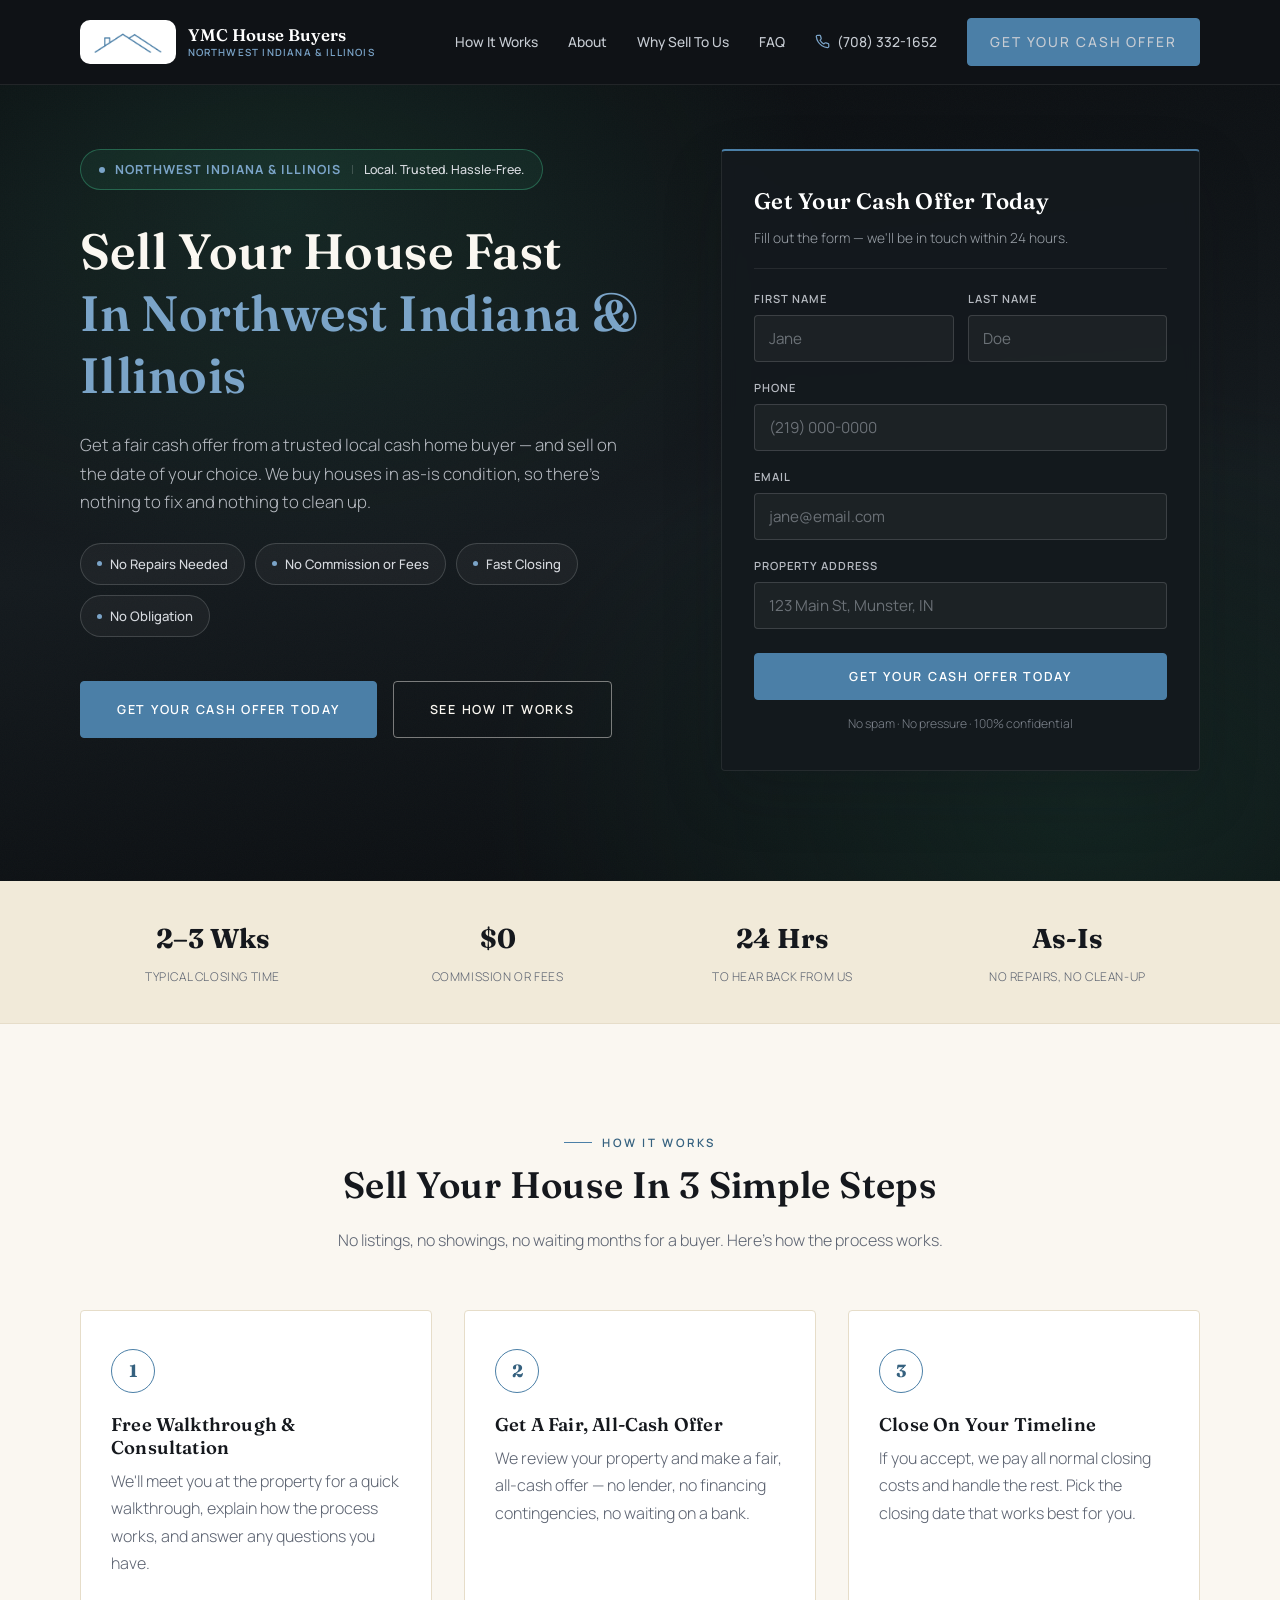
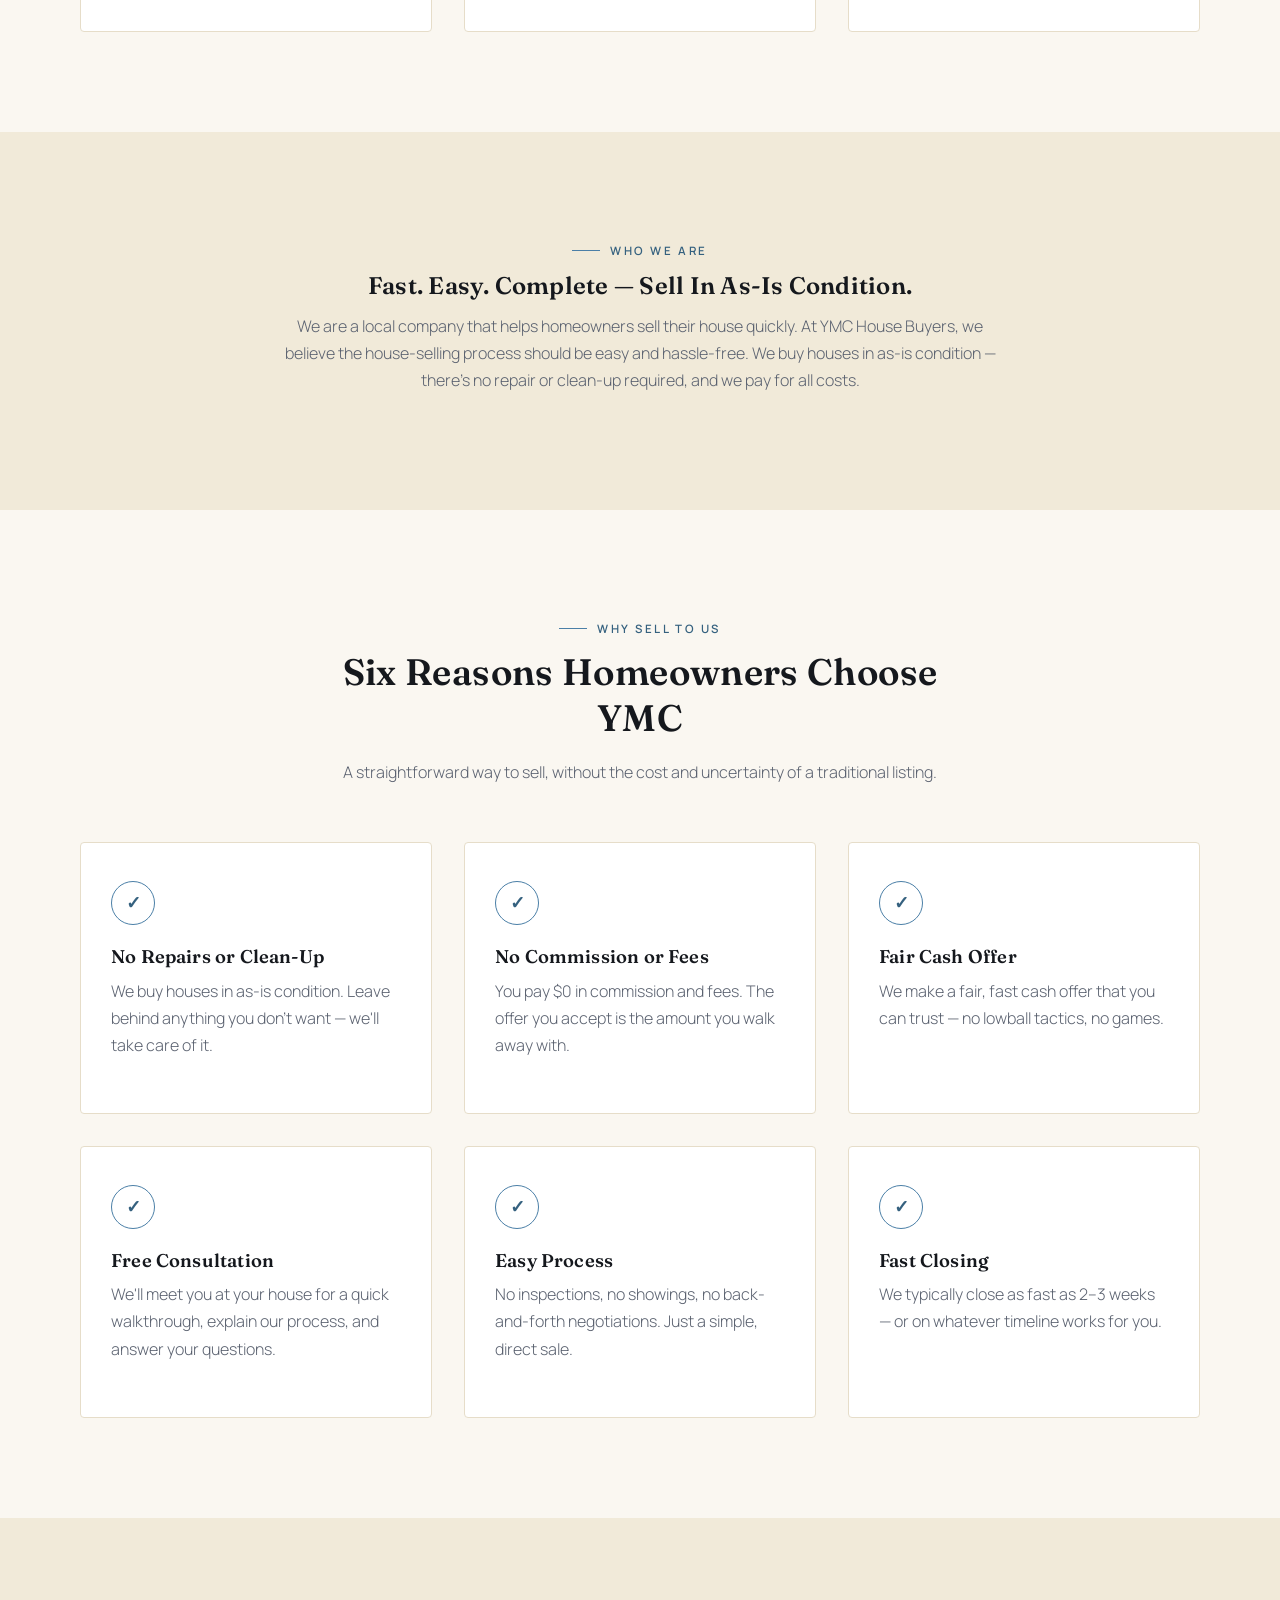
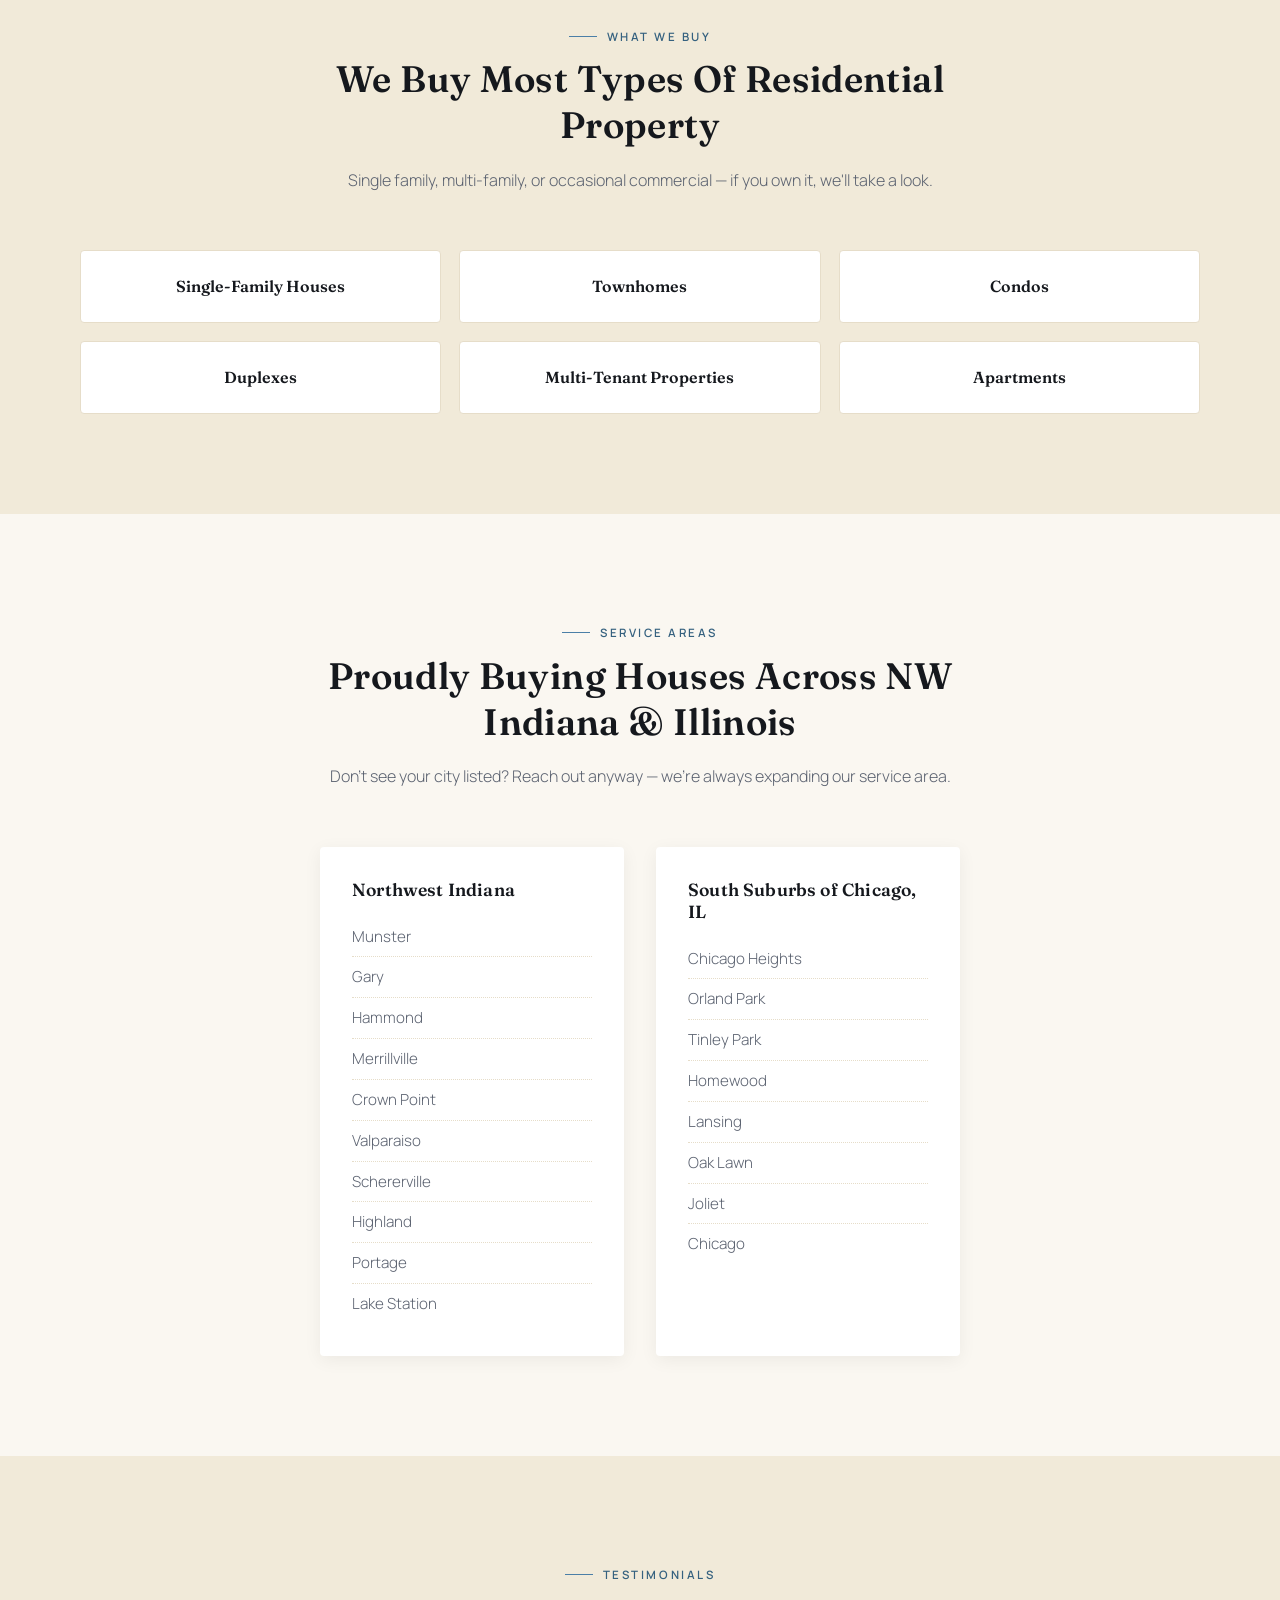
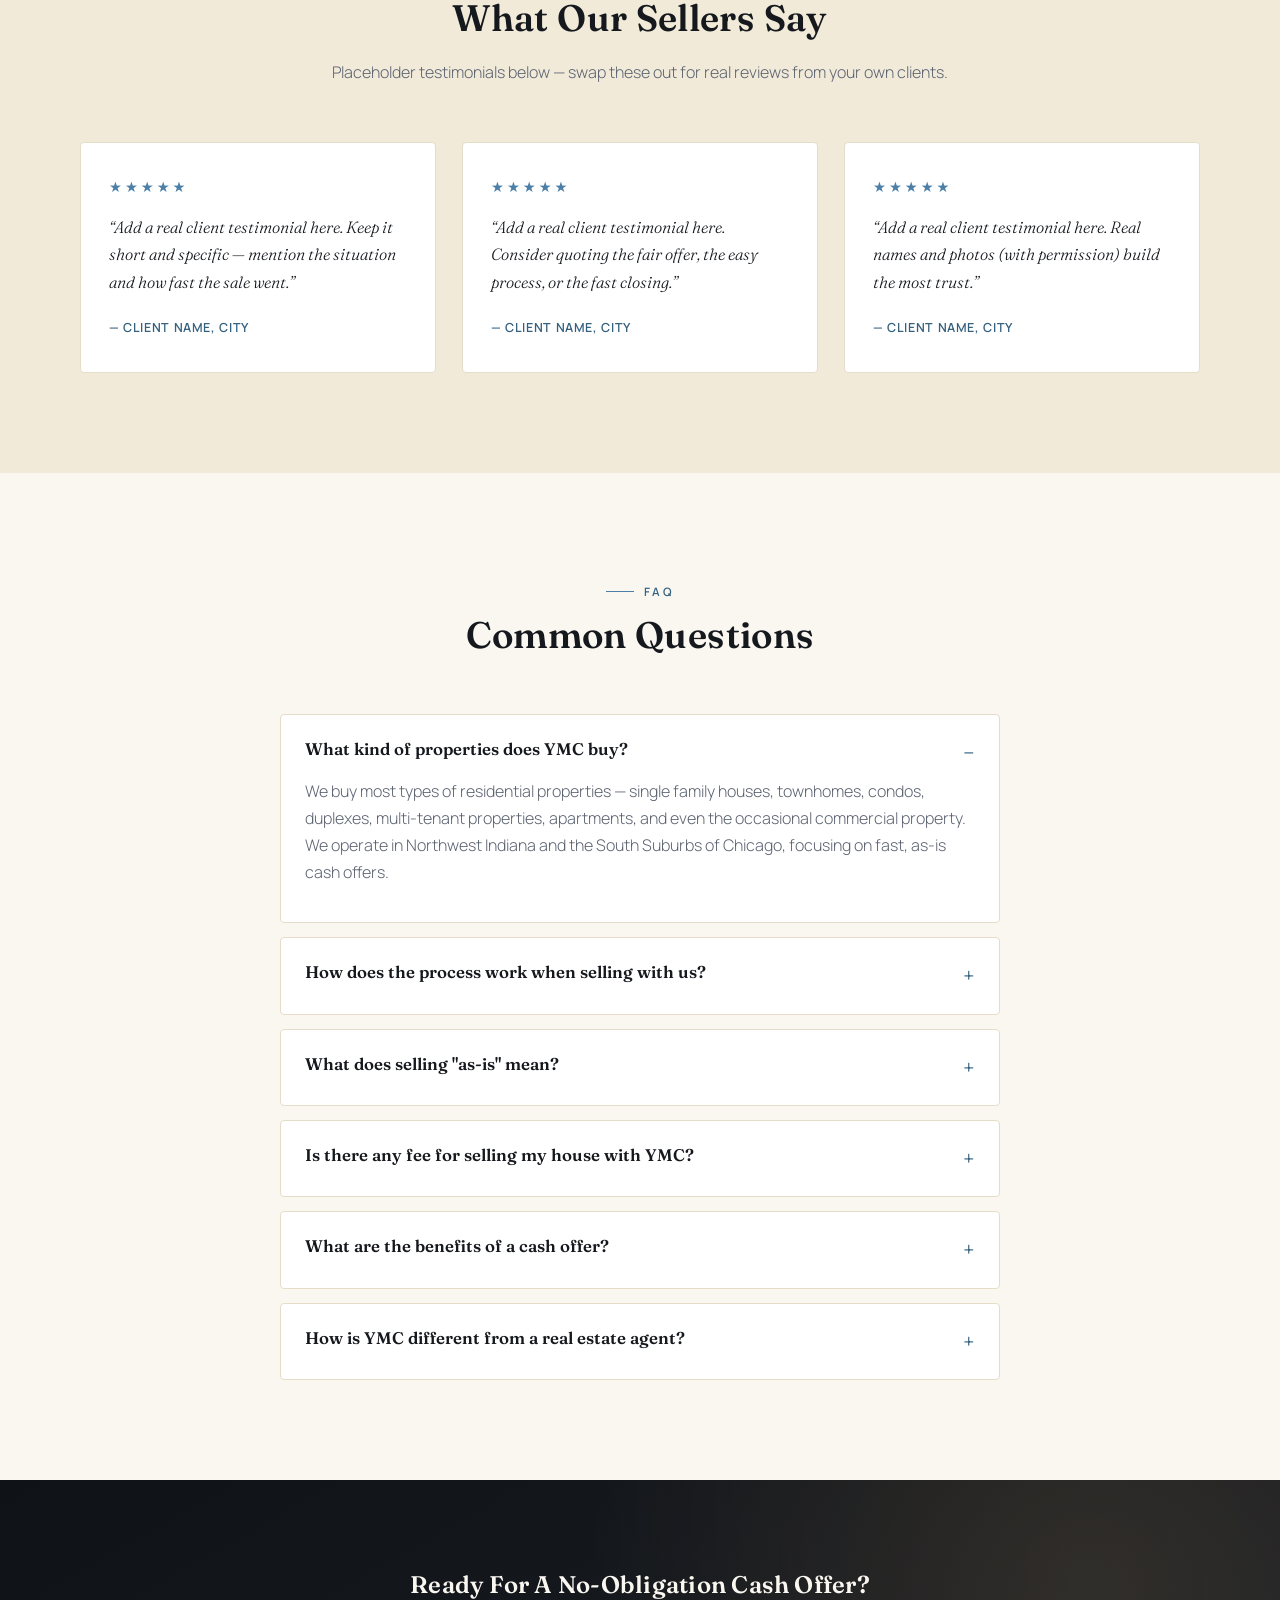
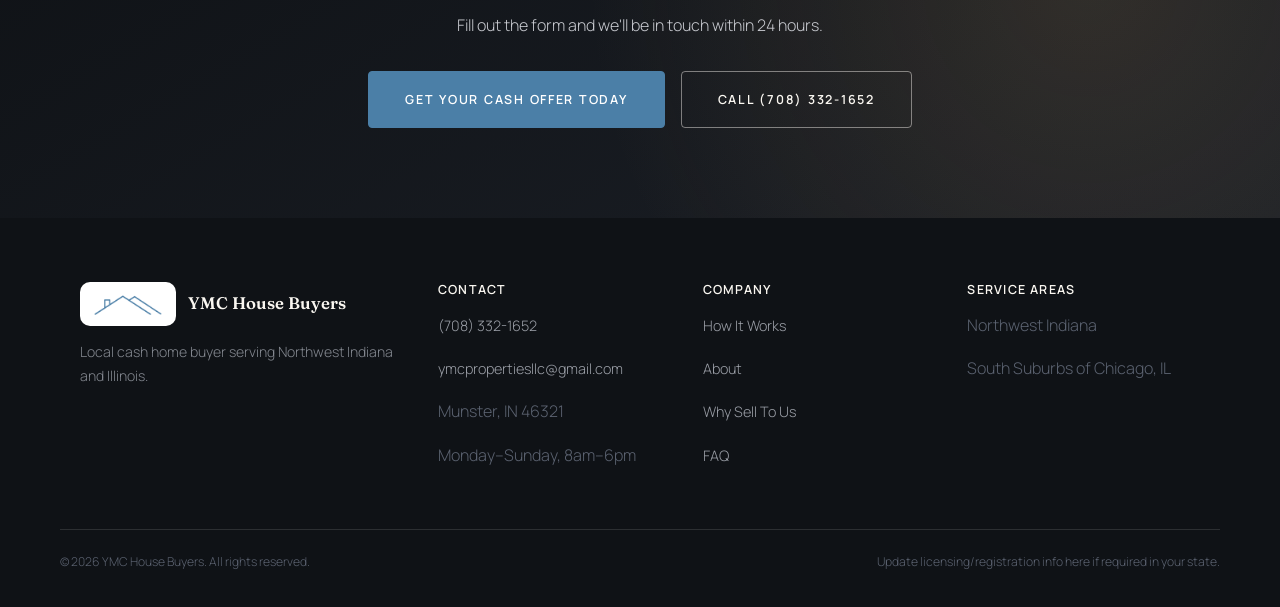
<file: index.html>
<!DOCTYPE html>
<html lang="en">
<head>
<meta charset="UTF-8">
<meta name="viewport" content="width=device-width, initial-scale=1.0">
<title>YMC House Buyers | Sell Your House Fast in Northwest Indiana &amp; Illinois</title>
<meta name="description" content="YMC House Buyers pays cash for houses in Northwest Indiana and Illinois. No repairs, no commissions, no fees. Get a fair cash offer and sell on the date of your choice.">
<link rel="icon" href="images/favicon.png" type="image/png">
<link rel="preconnect" href="https://fonts.googleapis.com">
<link rel="preconnect" href="https://fonts.gstatic.com" crossorigin>
<link href="https://fonts.googleapis.com/css2?family=Fraunces:ital,wght@0,400;0,500;0,600;1,500&family=Manrope:wght@300;400;500;600;700;800&display=swap" rel="stylesheet">
<link rel="stylesheet" href="css/style.css">
</head>
<body>

<!-- Header -->
<header class="site-header" id="top">
  <div class="container header-inner">
    <a href="#top" class="logo">
      <span class="logo-mark">
        <img src="images/logo-icon.png" alt="">
      </span>
      <span class="logo-text">
        <strong>YMC House Buyers</strong>
        <small>Northwest Indiana &amp; Illinois</small>
      </span>
    </a>

    <nav class="main-nav" id="main-nav">
      <a href="#how-it-works">How It Works</a>
      <a href="#about">About</a>
      <a href="#why-us">Why Sell To Us</a>
      <a href="#faq">FAQ</a>
      <a href="tel:+17083321652" class="nav-phone">
        <svg width="15" height="15" viewBox="0 0 24 24" fill="none" stroke="currentColor" stroke-width="2" stroke-linecap="round" stroke-linejoin="round"><path d="M22 16.92v3a2 2 0 0 1-2.18 2 19.79 19.79 0 0 1-8.63-3.07 19.5 19.5 0 0 1-6-6 19.79 19.79 0 0 1-3.07-8.67A2 2 0 0 1 4.11 2h3a2 2 0 0 1 2 1.72 12.84 12.84 0 0 0 .7 2.81 2 2 0 0 1-.45 2.11L8.09 9.91a16 16 0 0 0 6 6l1.27-1.27a2 2 0 0 1 2.11-.45 12.84 12.84 0 0 0 2.81.7A2 2 0 0 1 22 16.92z"/></svg>
        (708) 332-1652
      </a>
      <a href="#offer-form" class="btn btn-primary nav-cta">Get Your Cash Offer</a>
    </nav>

    <button class="nav-toggle" id="nav-toggle" aria-label="Toggle navigation" aria-expanded="false">
      <span></span><span></span><span></span>
    </button>
  </div>
</header>

<!-- Hero -->
<section class="hero">
  <div class="hero-grain" aria-hidden="true"></div>
  <div class="container hero-inner">
    <div class="hero-copy">
      <div class="hero-badge">
        <span class="dot"></span>
        <span class="badge-caps">Northwest Indiana &amp; Illinois</span>
        <span class="divider">|</span>
        <span class="badge-plain">Local. Trusted. Hassle-Free.</span>
      </div>

      <h1><span class="line">Sell Your House Fast</span><span class="line accent-line">In Northwest Indiana &amp; Illinois</span></h1>

      <p class="hero-sub">
        Get a fair cash offer from a trusted local cash home buyer &mdash; and sell on
        the date of your choice. We buy houses in as-is condition, so there's nothing
        to fix and nothing to clean up.
      </p>

      <div class="hero-badges-row">
        <span class="mini-pill"><span class="dot"></span>No Repairs Needed</span>
        <span class="mini-pill"><span class="dot"></span>No Commission or Fees</span>
        <span class="mini-pill"><span class="dot"></span>Fast Closing</span>
        <span class="mini-pill"><span class="dot"></span>No Obligation</span>
      </div>

      <div class="hero-actions">
        <a href="#offer-form" class="btn btn-primary btn-lg">Get Your Cash Offer Today</a>
        <a href="#how-it-works" class="btn btn-ghost-light btn-lg">See How It Works</a>
      </div>
    </div>

    <div class="hero-form-card" id="offer-form">
      <h2>Get Your Cash Offer Today</h2>
      <p class="form-sub">Fill out the form &mdash; we'll be in touch within 24 hours.</p>

      <!-- Replace YOUR_FORM_ID with your Formspree form ID -->
      <form action="https://formspree.io/f/xdaqdbye" method="POST" id="lead-form">
        <div class="form-row">
          <div>
            <label for="first-name">First Name</label>
            <input type="text" id="first-name" name="First Name" placeholder="Jane" required>
          </div>
          <div>
            <label for="last-name">Last Name</label>
            <input type="text" id="last-name" name="Last Name" placeholder="Doe" required>
          </div>
        </div>

        <label for="phone">Phone</label>
        <input type="tel" id="phone" name="Phone" placeholder="(219) 000-0000" required>

        <label for="email">Email</label>
        <input type="email" id="email" name="Email" placeholder="jane@email.com" required>

        <label for="address">Property Address</label>
        <input type="text" id="address" name="Property Address" placeholder="123 Main St, Munster, IN" required>

        <input type="hidden" name="_subject" value="New Cash Offer Request &mdash; YMC House Buyers">
        <input type="hidden" name="_next" value="thank-you.html">
        <input type="text" name="_gotcha" style="display:none">

        <button type="submit" class="btn btn-primary btn-block">Get Your Cash Offer Today</button>
        <p class="form-disclaimer">No spam &middot; No pressure &middot; 100% confidential</p>
      </form>
    </div>
  </div>
</section>

<!-- Trust bar -->
<section class="trust-bar">
  <div class="container trust-grid">
    <div class="trust-item">
      <strong>2&ndash;3 Wks</strong>
      <span>Typical closing time</span>
    </div>
    <div class="trust-item">
      <strong>$0</strong>
      <span>Commission or fees</span>
    </div>
    <div class="trust-item">
      <strong>24 Hrs</strong>
      <span>To hear back from us</span>
    </div>
    <div class="trust-item">
      <strong>As-Is</strong>
      <span>No repairs, no clean-up</span>
    </div>
  </div>
</section>

<!-- How it works -->
<section class="section" id="how-it-works">
  <div class="container">
    <div class="section-head">
      <span class="eyebrow">How It Works</span>
      <h2>Sell Your House In 3 Simple Steps</h2>
      <p>No listings, no showings, no waiting months for a buyer. Here's how the process works.</p>
    </div>

    <div class="steps-grid">
      <div class="step-card">
        <div class="step-number">1</div>
        <h3>Free Walkthrough &amp; Consultation</h3>
        <p>We'll meet you at the property for a quick walkthrough, explain how the process works, and answer any questions you have.</p>
      </div>
      <div class="step-card">
        <div class="step-number">2</div>
        <h3>Get A Fair, All-Cash Offer</h3>
        <p>We review your property and make a fair, all-cash offer &mdash; no lender, no financing contingencies, no waiting on a bank.</p>
      </div>
      <div class="step-card">
        <div class="step-number">3</div>
        <h3>Close On Your Timeline</h3>
        <p>If you accept, we pay all normal closing costs and handle the rest. Pick the closing date that works best for you.</p>
      </div>
    </div>
  </div>
</section>

<!-- About -->
<section class="section section-alt" id="about">
  <div class="container container-narrow" style="text-align:center;">
    <span class="eyebrow" style="justify-content:center;">Who We Are</span>
    <h2>Fast. Easy. Complete &mdash; Sell In As-Is Condition.</h2>
    <p>
      We are a local company that helps homeowners sell their house quickly. At YMC
      House Buyers, we believe the house-selling process should be easy and hassle-free.
      We buy houses in as-is condition &mdash; there's no repair or clean-up required,
      and we pay for all costs.
    </p>
  </div>
</section>

<!-- Why sell to us -->
<section class="section" id="why-us">
  <div class="container">
    <div class="section-head">
      <span class="eyebrow">Why Sell To Us</span>
      <h2>Six Reasons Homeowners Choose YMC</h2>
      <p>A straightforward way to sell, without the cost and uncertainty of a traditional listing.</p>
    </div>

    <div class="steps-grid">
      <div class="step-card">
        <div class="step-number">&#10003;</div>
        <h3>No Repairs or Clean-Up</h3>
        <p>We buy houses in as-is condition. Leave behind anything you don't want &mdash; we'll take care of it.</p>
      </div>
      <div class="step-card">
        <div class="step-number">&#10003;</div>
        <h3>No Commission or Fees</h3>
        <p>You pay $0 in commission and fees. The offer you accept is the amount you walk away with.</p>
      </div>
      <div class="step-card">
        <div class="step-number">&#10003;</div>
        <h3>Fair Cash Offer</h3>
        <p>We make a fair, fast cash offer that you can trust &mdash; no lowball tactics, no games.</p>
      </div>
      <div class="step-card">
        <div class="step-number">&#10003;</div>
        <h3>Free Consultation</h3>
        <p>We'll meet you at your house for a quick walkthrough, explain our process, and answer your questions.</p>
      </div>
      <div class="step-card">
        <div class="step-number">&#10003;</div>
        <h3>Easy Process</h3>
        <p>No inspections, no showings, no back-and-forth negotiations. Just a simple, direct sale.</p>
      </div>
      <div class="step-card">
        <div class="step-number">&#10003;</div>
        <h3>Fast Closing</h3>
        <p>We typically close as fast as 2&ndash;3 weeks &mdash; or on whatever timeline works for you.</p>
      </div>
    </div>
  </div>
</section>

<!-- Property types -->
<section class="section section-alt" id="property-types">
  <div class="container">
    <div class="section-head">
      <span class="eyebrow">What We Buy</span>
      <h2>We Buy Most Types Of Residential Property</h2>
      <p>Single family, multi-family, or occasional commercial &mdash; if you own it, we'll take a look.</p>
    </div>

    <div class="situations-grid">
      <div class="situation-card">Single-Family Houses</div>
      <div class="situation-card">Townhomes</div>
      <div class="situation-card">Condos</div>
      <div class="situation-card">Duplexes</div>
      <div class="situation-card">Multi-Tenant Properties</div>
      <div class="situation-card">Apartments</div>
    </div>
  </div>
</section>

<!-- Service areas -->
<section class="section" id="areas">
  <div class="container">
    <div class="section-head">
      <span class="eyebrow">Service Areas</span>
      <h2>Proudly Buying Houses Across NW Indiana &amp; Illinois</h2>
      <p>Don't see your city listed? Reach out anyway &mdash; we're always expanding our service area.</p>
    </div>

    <div class="areas-grid">
      <div class="area-col">
        <h3>Northwest Indiana</h3>
        <ul>
          <li>Munster</li>
          <li>Gary</li>
          <li>Hammond</li>
          <li>Merrillville</li>
          <li>Crown Point</li>
          <li>Valparaiso</li>
          <li>Schererville</li>
          <li>Highland</li>
          <li>Portage</li>
          <li>Lake Station</li>
        </ul>
      </div>
      <div class="area-col">
        <h3>South Suburbs of Chicago, IL</h3>
        <ul>
          <li>Chicago Heights</li>
          <li>Orland Park</li>
          <li>Tinley Park</li>
          <li>Homewood</li>
          <li>Lansing</li>
          <li>Oak Lawn</li>
          <li>Joliet</li>
          <li>Chicago</li>
        </ul>
      </div>
    </div>
  </div>
</section>

<!-- Testimonials -->
<section class="section section-alt" id="testimonials">
  <div class="container">
    <div class="section-head">
      <span class="eyebrow">Testimonials</span>
      <h2>What Our Sellers Say</h2>
      <p>Placeholder testimonials below &mdash; swap these out for real reviews from your own clients.</p>
    </div>

    <div class="testimonials-grid">
      <div class="testimonial-card">
        <div class="stars">&#9733;&#9733;&#9733;&#9733;&#9733;</div>
        <p>&ldquo;Add a real client testimonial here. Keep it short and specific &mdash; mention the situation and how fast the sale went.&rdquo;</p>
        <span class="testimonial-name">&mdash; Client Name, City</span>
      </div>
      <div class="testimonial-card">
        <div class="stars">&#9733;&#9733;&#9733;&#9733;&#9733;</div>
        <p>&ldquo;Add a real client testimonial here. Consider quoting the fair offer, the easy process, or the fast closing.&rdquo;</p>
        <span class="testimonial-name">&mdash; Client Name, City</span>
      </div>
      <div class="testimonial-card">
        <div class="stars">&#9733;&#9733;&#9733;&#9733;&#9733;</div>
        <p>&ldquo;Add a real client testimonial here. Real names and photos (with permission) build the most trust.&rdquo;</p>
        <span class="testimonial-name">&mdash; Client Name, City</span>
      </div>
    </div>
  </div>
</section>

<!-- FAQ -->
<section class="section" id="faq">
  <div class="container container-narrow">
    <div class="section-head">
      <span class="eyebrow">FAQ</span>
      <h2>Common Questions</h2>
    </div>

    <div class="faq-list">
      <details class="faq-item" open>
        <summary>What kind of properties does YMC buy?</summary>
        <p>We buy most types of residential properties &mdash; single family houses, townhomes, condos, duplexes, multi-tenant properties, apartments, and even the occasional commercial property. We operate in Northwest Indiana and the South Suburbs of Chicago, focusing on fast, as-is cash offers.</p>
      </details>
      <details class="faq-item">
        <summary>How does the process work when selling with us?</summary>
        <p>It starts with a free in-home consultation. After reviewing your property, we make a fair, all-cash offer to purchase your house. If you accept, we pay cash, cover all normal closing costs, and handle repairs and showings ourselves &mdash; with a closing timeline that's flexible around you.</p>
      </details>
      <details class="faq-item">
        <summary>What does selling "as-is" mean?</summary>
        <p>We buy houses as-is. That means we look at your house as it stands today and make an offer &mdash; you're not responsible for repairs, painting, or clean-up. We handle everything after closing.</p>
      </details>
      <details class="faq-item">
        <summary>Is there any fee for selling my house with YMC?</summary>
        <p>There is no fee for selling with us. The evaluation and offer process are completely free, with no obligation to accept.</p>
      </details>
      <details class="faq-item">
        <summary>What are the benefits of a cash offer?</summary>
        <p>The biggest advantages are convenience and simplicity. A cash offer eliminates lender requirements and financing contingencies, so we can move forward even on properties that need significant repairs &mdash; and you get your funds quickly.</p>
      </details>
      <details class="faq-item">
        <summary>How is YMC different from a real estate agent?</summary>
        <p>Unlike an agent who lists your home on the MLS and waits for a buyer, YMC purchases your home directly. You get a guaranteed offer from an actual buyer, instead of waiting and hoping for one to come along.</p>
      </details>
    </div>
  </div>
</section>

<!-- Final CTA -->
<section class="final-cta">
  <div class="container final-cta-inner">
    <h2>Ready For A No-Obligation Cash Offer?</h2>
    <p>Fill out the form and we'll be in touch within 24 hours.</p>
    <div class="hero-actions">
      <a href="#offer-form" class="btn btn-primary btn-lg">Get Your Cash Offer Today</a>
      <a href="tel:+17083321652" class="btn btn-ghost-light btn-lg">Call (708) 332-1652</a>
    </div>
  </div>
</section>

<!-- Footer -->
<footer class="site-footer">
  <div class="container footer-grid">
    <div>
      <a href="#top" class="logo">
        <span class="logo-mark">
          <img src="images/logo-icon.png" alt="">
        </span>
        <span class="logo-text">
          <strong>YMC House Buyers</strong>
        </span>
      </a>
      <p class="footer-tagline">Local cash home buyer serving Northwest Indiana and Illinois.</p>
    </div>

    <div class="footer-col">
      <h4>Contact</h4>
      <p><a href="tel:+17083321652">(708) 332-1652</a></p>
      <p><a href="mailto:ymcpropertiesllc@gmail.com">ymcpropertiesllc@gmail.com</a></p>
      <p>Munster, IN 46321</p>
      <p>Monday&ndash;Sunday, 8am&ndash;6pm</p>
    </div>

    <div class="footer-col">
      <h4>Company</h4>
      <p><a href="#how-it-works">How It Works</a></p>
      <p><a href="#about">About</a></p>
      <p><a href="#why-us">Why Sell To Us</a></p>
      <p><a href="#faq">FAQ</a></p>
    </div>

    <div class="footer-col">
      <h4>Service Areas</h4>
      <p>Northwest Indiana</p>
      <p>South Suburbs of Chicago, IL</p>
    </div>
  </div>
  <div class="container footer-bottom">
    <p>&copy; <span id="year"></span> YMC House Buyers. All rights reserved.</p>
    <p class="footer-disclaimer">Update licensing/registration info here if required in your state.</p>
  </div>
</footer>

<script src="js/main.js"></script>
</body>
</html>
</file>
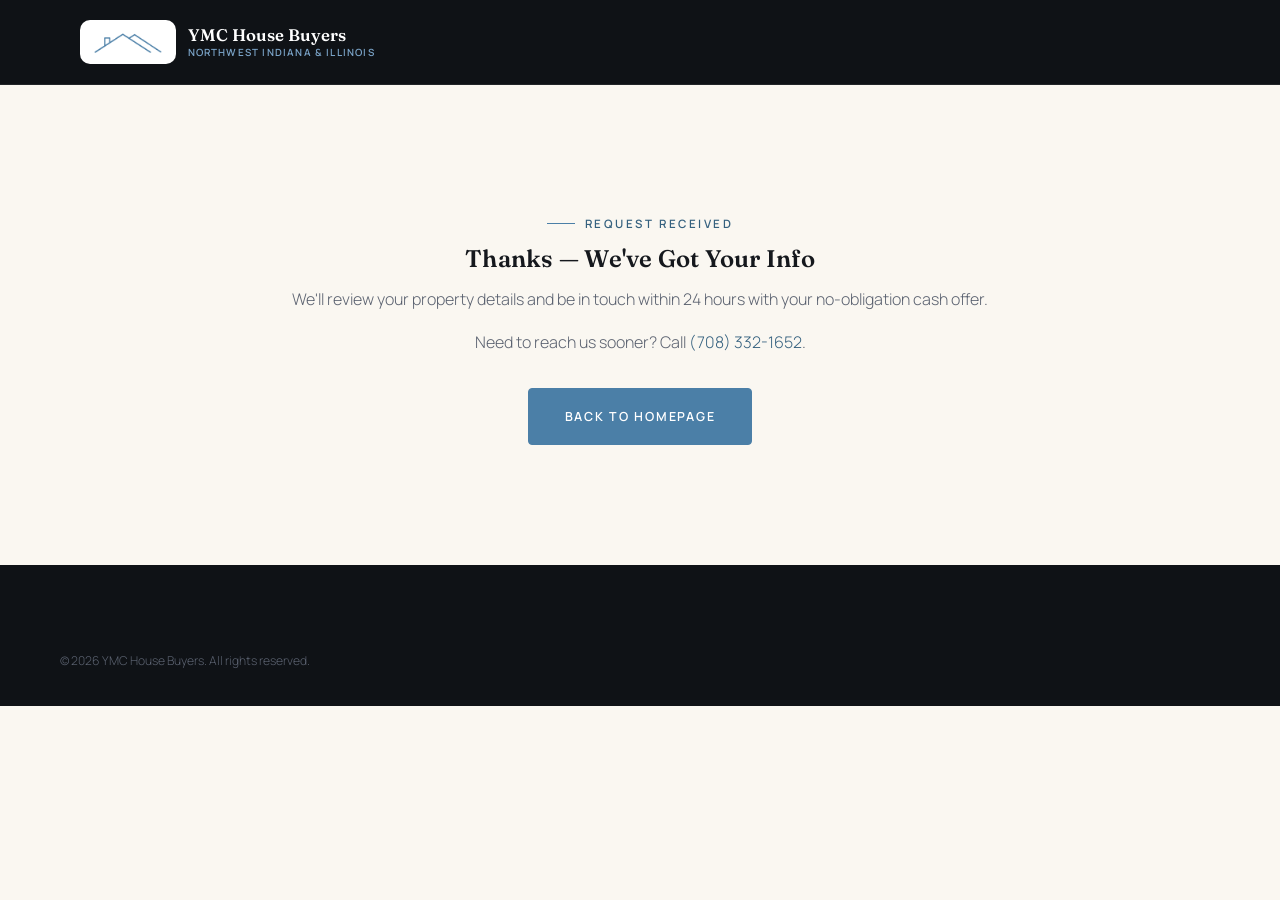
<file: thank-you.html>
<!DOCTYPE html>
<html lang="en">
<head>
<meta charset="UTF-8">
<meta name="viewport" content="width=device-width, initial-scale=1.0">
<title>Thank You | YMC House Buyers</title>
<link rel="icon" href="images/favicon.png" type="image/png">
<link rel="preconnect" href="https://fonts.googleapis.com">
<link rel="preconnect" href="https://fonts.gstatic.com" crossorigin>
<link href="https://fonts.googleapis.com/css2?family=Fraunces:ital,wght@0,400;0,500;0,600;1,500&family=Manrope:wght@300;400;500;600;700;800&display=swap" rel="stylesheet">
<link rel="stylesheet" href="css/style.css">
</head>
<body>

<header class="site-header">
  <div class="container header-inner">
    <a href="index.html" class="logo">
      <span class="logo-mark">
        <img src="images/logo-icon.png" alt="">
      </span>
      <span class="logo-text">
        <strong>YMC House Buyers</strong>
        <small>Northwest Indiana &amp; Illinois</small>
      </span>
    </a>
  </div>
</header>

<section class="section" style="text-align:center; padding:120px 0;">
  <div class="container container-narrow">
    <span class="eyebrow" style="justify-content:center;">Request Received</span>
    <h1>Thanks &mdash; We've Got Your Info</h1>
    <p>We'll review your property details and be in touch within 24 hours with your no-obligation cash offer.</p>
    <p>Need to reach us sooner? Call <a href="tel:+17083321652">(708) 332-1652</a>.</p>
    <a href="index.html" class="btn btn-primary btn-lg" style="margin-top:16px;">Back To Homepage</a>
  </div>
</section>

<footer class="site-footer">
  <div class="container footer-bottom">
    <p>&copy; <span id="year"></span> YMC House Buyers. All rights reserved.</p>
  </div>
</footer>

<script>document.getElementById('year').textContent = new Date().getFullYear();</script>
</body>
</html>
</file>
<file: css/style.css>
/* ---------- Tokens ---------- */
:root {
  --ink: #15181d;
  --ink-soft: #5b6270;
  --charcoal: #1b1f26;
  --charcoal-deep: #0f1216;
  --cream: #faf7f1;
  --cream-deep: #f1ead9;
  --white: #ffffff;
  --accent: #4b7fa7;
  --accent-light: #7ba4c8;
  --accent-dark: #35617f;
  --line: #e6ddc9;
  --line-dark: rgba(255,255,255,0.12);
  --radius: 4px;
  --shadow-sm: 0 4px 18px rgba(15, 18, 22, 0.06);
  --shadow-md: 0 24px 60px rgba(15, 18, 22, 0.18);
  --font-serif: 'Fraunces', Georgia, serif;
  --font: 'Manrope', system-ui, -apple-system, 'Segoe UI', sans-serif;
}

* { box-sizing: border-box; }
html { scroll-behavior: smooth; }
body {
  margin: 0;
  font-family: var(--font);
  font-weight: 300;
  color: var(--ink);
  background: var(--cream);
  line-height: 1.7;
}
h1, h2, h3, h4 {
  line-height: 1.25;
  margin: 0 0 0.5em;
  font-family: var(--font-serif);
  font-weight: 600;
  color: var(--ink);
  letter-spacing: 0.01em;
}
p { margin: 0 0 1em; color: var(--ink-soft); font-weight: 300; }
h1 em, h2 em {
  font-style: italic;
  font-weight: 500;
  color: var(--accent);
}
a { color: var(--accent-dark); text-decoration: none; }
img { max-width: 100%; display: block; }
ul { padding: 0; margin: 0; list-style: none; }

.container {
  width: 100%;
  max-width: 1160px;
  margin: 0 auto;
  padding: 0 20px;
}
.container-narrow { max-width: 760px; }

.eyebrow {
  display: inline-flex;
  align-items: center;
  gap: 10px;
  font-family: var(--font);
  font-size: 0.72rem;
  font-weight: 600;
  letter-spacing: 0.22em;
  text-transform: uppercase;
  color: var(--accent-dark);
  margin-bottom: 0.9em;
}
.eyebrow::before {
  content: "";
  width: 28px;
  height: 1px;
  background: var(--accent);
  display: inline-block;
}

/* ---------- Buttons ---------- */
.btn {
  display: inline-flex;
  align-items: center;
  justify-content: center;
  gap: 8px;
  padding: 14px 30px;
  border-radius: var(--radius);
  font-family: var(--font);
  font-weight: 600;
  font-size: 0.78rem;
  letter-spacing: 0.14em;
  text-transform: uppercase;
  border: 1px solid transparent;
  cursor: pointer;
  transition: all 0.25s ease;
}
.btn-primary {
  background: var(--accent);
  color: var(--white);
  border-color: var(--accent);
}
.btn-primary:hover { background: var(--accent-dark); border-color: var(--accent-dark); }
.btn-ghost {
  background: transparent;
  border-color: var(--ink);
  color: var(--ink);
}
.btn-ghost:hover { background: var(--ink); color: var(--cream); }
.btn-ghost-light {
  background: transparent;
  border-color: rgba(250,247,241,0.45);
  color: var(--cream);
}
.btn-ghost-light:hover { background: rgba(250,247,241,0.1); border-color: var(--cream); }
.btn-lg { padding: 17px 36px; }
.btn-block { width: 100%; }

/* ---------- Header ---------- */
.site-header {
  position: sticky;
  top: 0;
  z-index: 50;
  background: var(--charcoal-deep);
  border-bottom: 1px solid rgba(255,255,255,0.08);
}
.header-inner {
  display: flex;
  align-items: center;
  justify-content: space-between;
  height: 84px;
}
.logo {
  display: flex;
  align-items: center;
  gap: 12px;
}
.logo-mark {
  display: flex;
  align-items: center;
  justify-content: center;
  height: 44px;
  padding: 0 12px;
  background: var(--white);
  border-radius: 10px;
  flex-shrink: 0;
}
.logo-mark img { display: block; height: 22px; width: auto; }
.logo-text { display: flex; flex-direction: column; line-height: 1.3; }
.logo-text strong {
  font-family: var(--font-serif);
  font-size: 1.05rem;
  font-weight: 600;
  color: var(--white);
}
.logo-text small {
  font-family: var(--font);
  font-size: 0.62rem;
  font-weight: 600;
  letter-spacing: 0.12em;
  text-transform: uppercase;
  color: var(--accent-light);
}
.site-footer .logo-text strong { color: var(--cream); }

.main-nav {
  display: flex;
  align-items: center;
  gap: 30px;
}
.main-nav a {
  color: #c7ccd3;
  font-weight: 500;
  font-size: 0.86rem;
}
.main-nav a:hover { color: var(--accent-light); }
.nav-phone {
  display: inline-flex;
  align-items: center;
  gap: 7px;
  color: var(--white);
  font-weight: 600;
}
.nav-phone svg { color: var(--accent-light); }
.nav-cta { padding: 11px 22px; font-size: 0.75rem; }

.nav-toggle {
  display: none;
  flex-direction: column;
  justify-content: center;
  gap: 5px;
  width: 40px;
  height: 40px;
  background: none;
  border: none;
  cursor: pointer;
}
.nav-toggle span {
  display: block;
  height: 1px;
  background: var(--white);
  border-radius: 2px;
}

/* ---------- Hero ---------- */
.hero {
  position: relative;
  overflow: hidden;
  padding: 64px 0 110px;
  color: var(--cream);
  background:
    radial-gradient(ellipse 900px 600px at 22% 15%, rgba(63,187,135,0.12), transparent 60%),
    radial-gradient(ellipse 1000px 700px at 85% 90%, rgba(20,45,38,0.65), transparent 60%),
    linear-gradient(175deg, #0b0e11 0%, #141a1e 55%, #0b0e11 100%);
}
.hero-grain {
  position: absolute;
  inset: 0;
  opacity: 0.4;
  pointer-events: none;
  background-image: url("data:image/svg+xml,%3Csvg xmlns='http://www.w3.org/2000/svg' width='120' height='120'%3E%3Cfilter id='n'%3E%3CfeTurbulence type='fractalNoise' baseFrequency='0.9' numOctaves='2' stitchTiles='stitch'/%3E%3C/filter%3E%3Crect width='100%25' height='100%25' filter='url(%23n)' opacity='0.05'/%3E%3C/svg%3E");
}
.hero-inner {
  position: relative;
  z-index: 1;
  display: grid;
  grid-template-columns: 1.1fr 0.9fr;
  gap: 56px;
  align-items: start;
}

/* Badge pill */
.hero-badge {
  display: inline-flex;
  align-items: center;
  gap: 10px;
  border: 1px solid rgba(63,187,135,0.4);
  background: rgba(63,187,135,0.08);
  padding: 9px 18px;
  border-radius: 999px;
  font-family: var(--font);
  font-size: 0.78rem;
  margin-bottom: 30px;
}
.hero-badge .dot { width: 6px; height: 6px; border-radius: 50%; background: var(--accent-light); flex-shrink: 0; }
.hero-badge .badge-caps {
  color: var(--accent-light);
  font-weight: 700;
  letter-spacing: 0.08em;
  text-transform: uppercase;
}
.hero-badge .divider { color: rgba(255,255,255,0.25); }
.hero-badge .badge-plain { color: #d7dadf; font-weight: 500; }

.hero h1 {
  font-size: clamp(2.2rem, 4.2vw, 3.1rem);
  font-weight: 600;
}
.hero h1 .line { display: block; color: var(--cream); }
.hero h1 .accent-line { color: var(--accent-light); }

.hero-sub {
  color: #b6bac1;
  font-size: 1.05rem;
  max-width: 540px;
  font-weight: 300;
  margin-top: 20px;
}

.hero-badges-row {
  display: flex;
  flex-wrap: wrap;
  margin: 26px 0 34px;
}
.mini-pill {
  display: inline-flex;
  align-items: center;
  gap: 8px;
  border: 1px solid rgba(255,255,255,0.16);
  background: rgba(255,255,255,0.04);
  color: #d7dadf;
  padding: 9px 16px;
  border-radius: 999px;
  font-size: 0.82rem;
  font-weight: 500;
  margin: 0 10px 10px 0;
}
.mini-pill .dot { width: 5px; height: 5px; border-radius: 50%; background: var(--accent-light); flex-shrink: 0; }

.hero-actions { display: flex; gap: 16px; flex-wrap: wrap; }

/* Hero form card */
.hero-form-card {
  background: rgba(20, 26, 30, 0.92);
  backdrop-filter: blur(8px);
  color: var(--cream);
  border-radius: var(--radius);
  padding: 36px 32px;
  box-shadow: var(--shadow-md);
  border: 1px solid rgba(255,255,255,0.08);
  border-top: 2px solid var(--accent);
}
.hero-form-card h2 { font-size: 1.4rem; color: var(--white); }
.form-sub {
  font-size: 0.86rem;
  color: #9aa0a8;
  padding-bottom: 18px;
  margin-bottom: 4px;
  border-bottom: 1px solid rgba(255,255,255,0.08);
}
#lead-form label {
  display: block;
  font-family: var(--font);
  font-size: 0.7rem;
  font-weight: 600;
  letter-spacing: 0.09em;
  text-transform: uppercase;
  color: #b6bac1;
  margin: 16px 0 7px;
}
#lead-form input,
#lead-form textarea {
  width: 100%;
  padding: 12px 14px;
  border: 1px solid rgba(255,255,255,0.14);
  border-radius: var(--radius);
  font-family: var(--font);
  font-weight: 400;
  font-size: 0.95rem;
  background: rgba(255,255,255,0.04);
  color: var(--white);
}
#lead-form input::placeholder,
#lead-form textarea::placeholder { color: #6b7177; }
#lead-form input:focus,
#lead-form textarea:focus {
  outline: none;
  border-color: var(--accent-light);
  background: rgba(255,255,255,0.07);
}
.form-row {
  display: grid;
  grid-template-columns: 1fr 1fr;
  gap: 14px;
}
.form-row label { margin-top: 0; }
#lead-form button { margin-top: 24px; }
.form-disclaimer {
  text-align: center;
  font-size: 0.76rem;
  margin: 14px 0 0;
  color: #7d838c;
}

/* ---------- Trust bar ---------- */
.trust-bar {
  background: var(--cream-deep);
  border-bottom: 1px solid var(--line);
  padding: 34px 0;
}
.trust-grid {
  display: grid;
  grid-template-columns: repeat(4, 1fr);
  gap: 20px;
  text-align: center;
}
.trust-item strong {
  display: block;
  font-family: var(--font-serif);
  font-size: 1.7rem;
  color: var(--ink);
  font-weight: 700;
}
.trust-item span {
  font-size: 0.75rem;
  color: var(--ink-soft);
  letter-spacing: 0.05em;
  text-transform: uppercase;
}

/* ---------- Sections ---------- */
.section { padding: 100px 0; }
.section-alt { background: var(--cream-deep); }
.section-head {
  max-width: 640px;
  margin: 0 auto 56px;
  text-align: center;
}
.section-head h2 { font-size: clamp(1.7rem, 3vw, 2.3rem); }

/* Steps */
.steps-grid {
  display: grid;
  grid-template-columns: repeat(3, 1fr);
  gap: 32px;
}
.step-card {
  background: var(--white);
  border: 1px solid var(--line);
  border-radius: var(--radius);
  padding: 38px 30px;
}
.step-number {
  width: 44px;
  height: 44px;
  border: 1px solid var(--accent);
  border-radius: 50%;
  color: var(--accent-dark);
  font-family: var(--font-serif);
  font-weight: 700;
  font-size: 1.1rem;
  display: flex;
  align-items: center;
  justify-content: center;
  margin-bottom: 20px;
}
.step-card h3 { font-size: 1.15rem; }

/* Compare table */
.compare-table-wrap {
  overflow-x: auto;
  background: var(--white);
  border-radius: var(--radius);
  box-shadow: var(--shadow-sm);
}
.compare-table {
  width: 100%;
  border-collapse: collapse;
  min-width: 560px;
}
.compare-table th, .compare-table td {
  padding: 18px 22px;
  text-align: left;
  border-bottom: 1px solid var(--line);
  font-size: 0.92rem;
}
.compare-table thead th {
  font-family: var(--font-serif);
  color: var(--ink);
  font-size: 1.05rem;
  font-weight: 600;
  border-bottom: 1px solid var(--ink);
}
.compare-table td:first-child { color: var(--ink-soft); font-weight: 500; }
.compare-table .highlight {
  background: rgba(184,146,90,0.08);
  color: var(--accent-dark);
  font-weight: 600;
}
.compare-table tbody tr:last-child td { border-bottom: none; }

/* Situations */
.situations-grid {
  display: grid;
  grid-template-columns: repeat(3, 1fr);
  gap: 18px;
}
.situation-card {
  background: var(--white);
  border: 1px solid var(--line);
  border-radius: var(--radius);
  padding: 22px;
  font-family: var(--font-serif);
  font-weight: 600;
  color: var(--ink);
  text-align: center;
  transition: border-color 0.2s ease;
}
.situation-card:hover { border-color: var(--accent); }

/* Areas */
.areas-grid {
  display: grid;
  grid-template-columns: repeat(2, 1fr);
  gap: 32px;
  max-width: 640px;
  margin: 0 auto;
}
.area-col {
  background: var(--white);
  border-radius: var(--radius);
  padding: 32px;
  box-shadow: var(--shadow-sm);
}
.area-col h3 { font-size: 1.1rem; margin-bottom: 16px; }
.area-col li {
  padding: 7px 0;
  border-bottom: 1px dotted var(--line);
  color: var(--ink-soft);
  font-size: 0.95rem;
}
.area-col li:last-child { border-bottom: none; }

/* Testimonials */
.testimonials-grid {
  display: grid;
  grid-template-columns: repeat(3, 1fr);
  gap: 26px;
}
.testimonial-card {
  background: var(--white);
  border: 1px solid var(--line);
  border-radius: var(--radius);
  padding: 32px 28px;
  position: relative;
}
.stars { color: var(--accent); letter-spacing: 3px; margin-bottom: 14px; font-size: 0.9rem; }
.testimonial-card p { font-family: var(--font-serif); font-style: italic; color: var(--ink); font-size: 1.02rem; }
.testimonial-name {
  font-family: var(--font);
  font-weight: 600;
  color: var(--accent-dark);
  font-size: 0.78rem;
  letter-spacing: 0.05em;
  text-transform: uppercase;
}

/* FAQ */
.faq-list { display: grid; gap: 14px; }
.faq-item {
  background: var(--white);
  border: 1px solid var(--line);
  border-radius: var(--radius);
  padding: 20px 24px;
}
.faq-item summary {
  cursor: pointer;
  font-family: var(--font-serif);
  font-weight: 600;
  font-size: 1.05rem;
  color: var(--ink);
  list-style: none;
}
.faq-item summary::-webkit-details-marker { display: none; }
.faq-item summary::after {
  content: "+";
  float: right;
  font-size: 1.3rem;
  color: var(--accent-dark);
}
.faq-item[open] summary::after { content: "\2212"; }
.faq-item p { margin-top: 14px; }

/* Final CTA */
.final-cta {
  background:
    radial-gradient(circle at 85% 30%, rgba(184,146,90,0.16), transparent 45%),
    linear-gradient(150deg, var(--charcoal-deep), var(--charcoal));
  color: var(--cream);
  padding: 90px 0;
  text-align: center;
}
.final-cta h2 { color: var(--cream); }
.final-cta p { color: #c7c9cf; max-width: 480px; margin: 0 auto 32px; }
.final-cta-inner .hero-actions { justify-content: center; }

/* Footer */
.site-footer {
  background: var(--charcoal-deep);
  color: #9a9ea6;
  padding: 64px 0 0;
}
.footer-grid {
  display: grid;
  grid-template-columns: 1.4fr 1fr 1fr 1fr;
  gap: 32px;
  padding-bottom: 44px;
  border-bottom: 1px solid var(--line-dark);
}
.site-footer .logo { margin-bottom: 14px; }
.footer-tagline { font-size: 0.88rem; color: #83878f; }
.footer-col h4 {
  font-family: var(--font);
  color: var(--cream);
  font-size: 0.78rem;
  letter-spacing: 0.1em;
  text-transform: uppercase;
  margin-bottom: 14px;
}
.footer-col a { color: #9a9ea6; font-size: 0.9rem; }
.footer-col a:hover { color: var(--accent-light); }
.footer-bottom {
  display: flex;
  justify-content: space-between;
  gap: 16px;
  flex-wrap: wrap;
  padding: 22px 0;
  font-size: 0.76rem;
  color: #6c6f77;
}

/* ---------- Responsive ---------- */
@media (max-width: 960px) {
  .hero-inner { grid-template-columns: 1fr; }
  .steps-grid, .testimonials-grid { grid-template-columns: 1fr; }
  .situations-grid { grid-template-columns: repeat(2, 1fr); }
  .footer-grid { grid-template-columns: 1fr 1fr; }
}

@media (max-width: 760px) {
  .main-nav {
    position: absolute;
    top: 84px;
    left: 0;
    right: 0;
    background: var(--charcoal-deep);
    flex-direction: column;
    align-items: stretch;
    padding: 20px 20px 28px;
    border-bottom: 1px solid rgba(255,255,255,0.08);
    display: none;
    gap: 16px;
  }
  .main-nav.open { display: flex; }
  .main-nav a { text-align: center; }
  .nav-cta { order: -1; text-align: center; }
  .nav-toggle { display: flex; }
  .trust-grid { grid-template-columns: repeat(2, 1fr); }
  .areas-grid { grid-template-columns: 1fr; }
  .situations-grid { grid-template-columns: 1fr; }
  .form-row { grid-template-columns: 1fr; }
  .footer-grid { grid-template-columns: 1fr; }
  .footer-bottom { flex-direction: column; }
}
</file>
